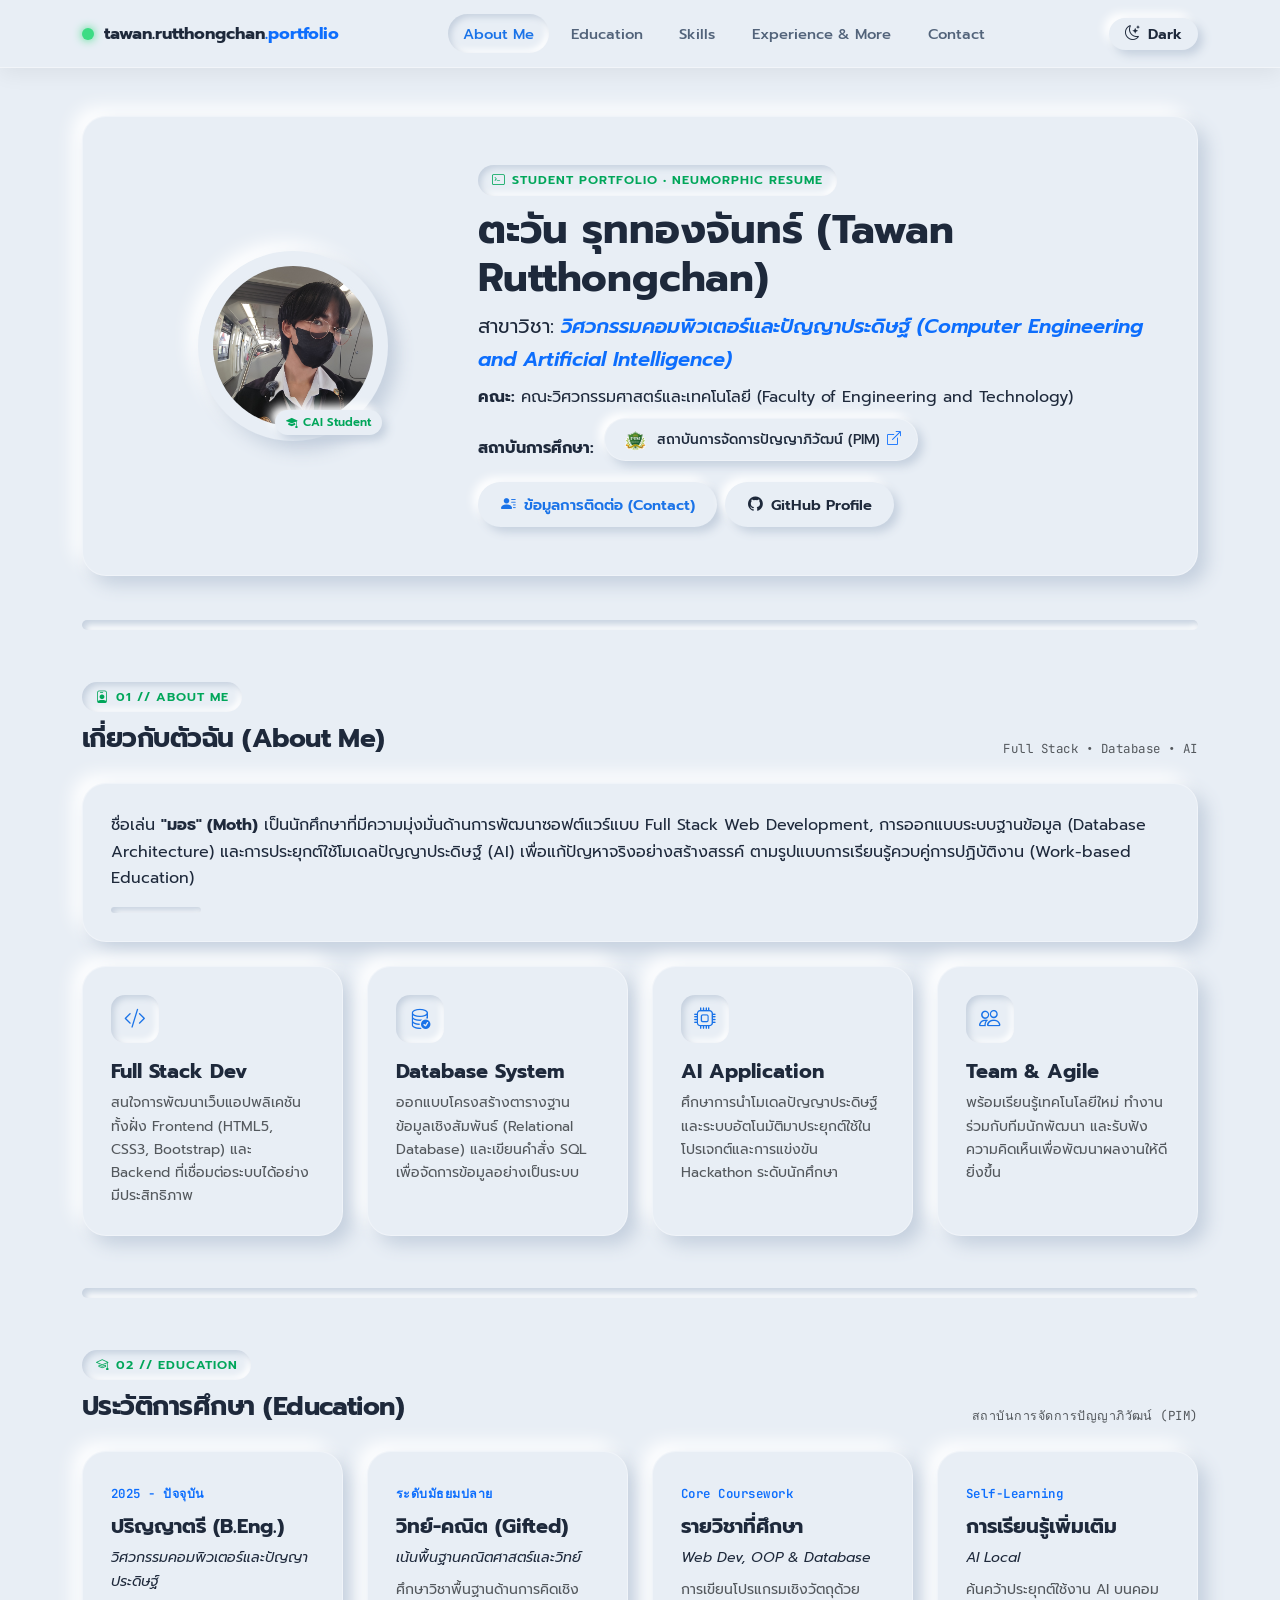
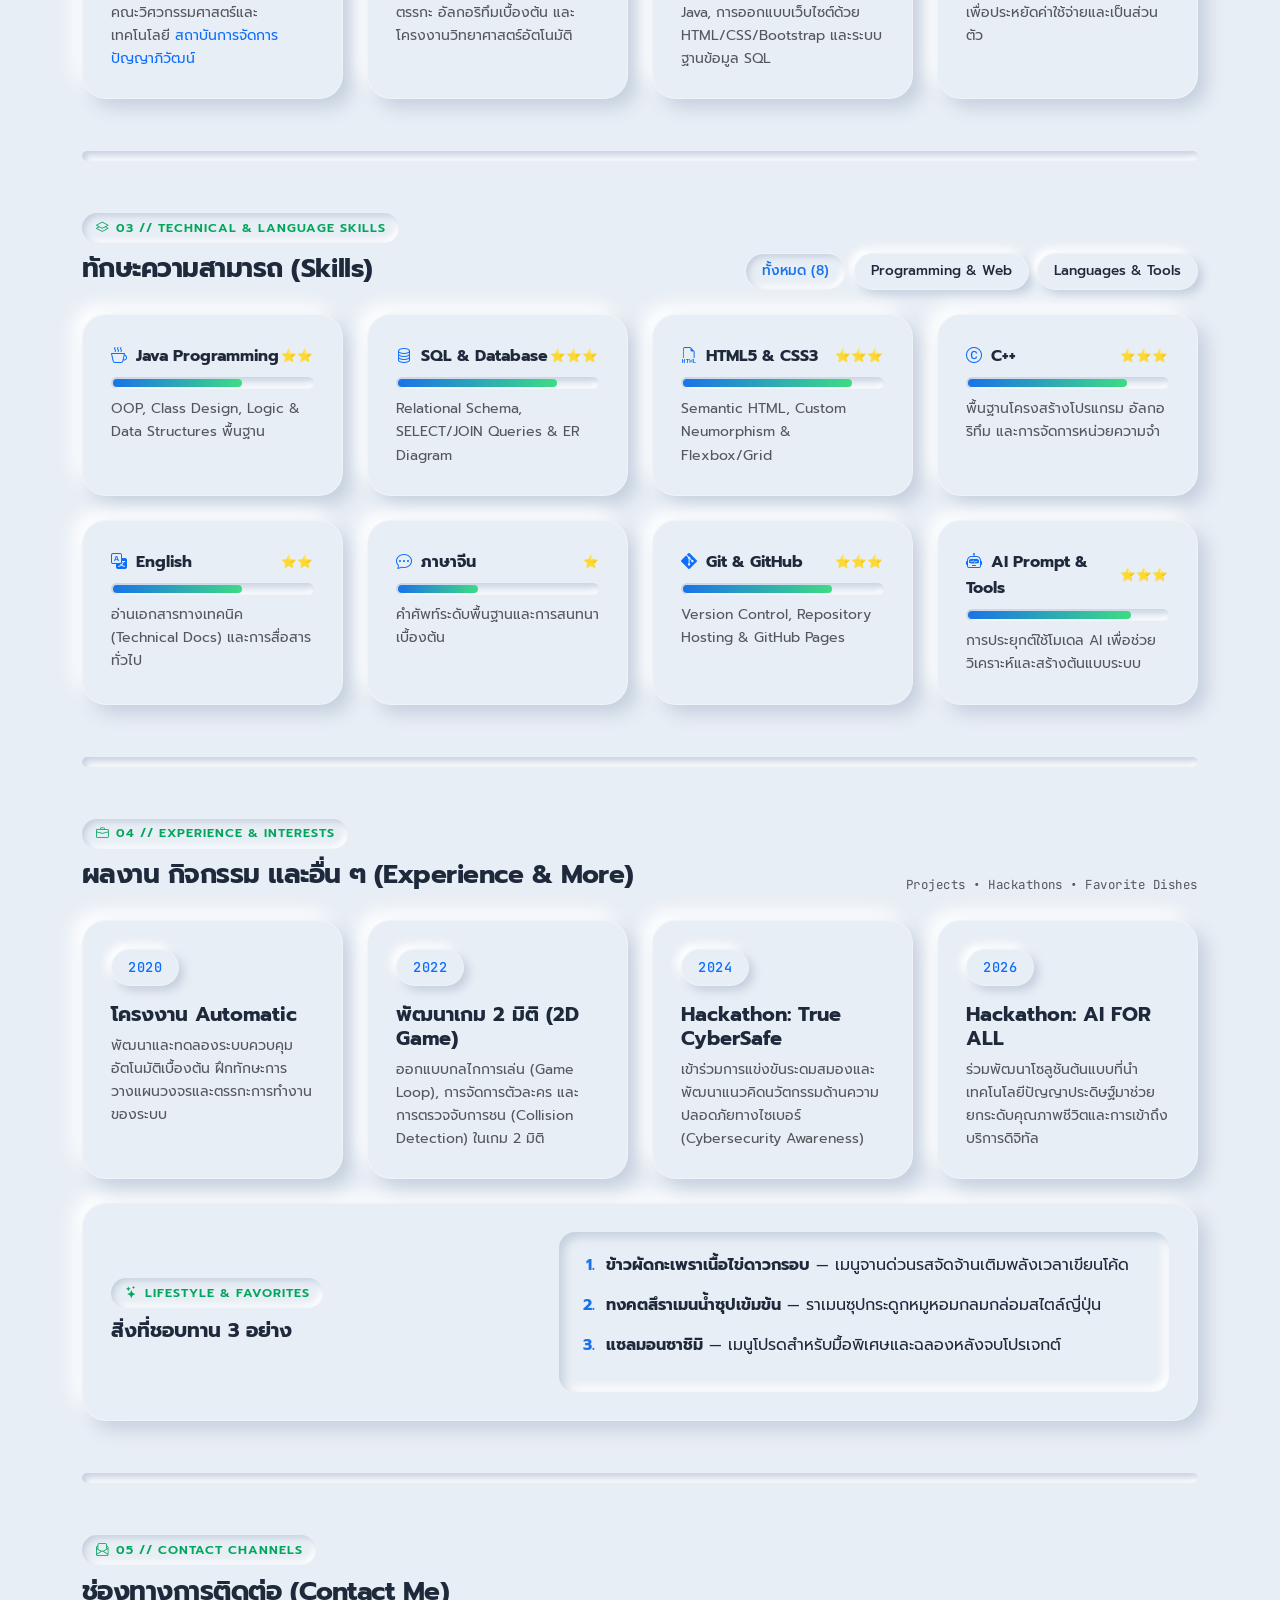
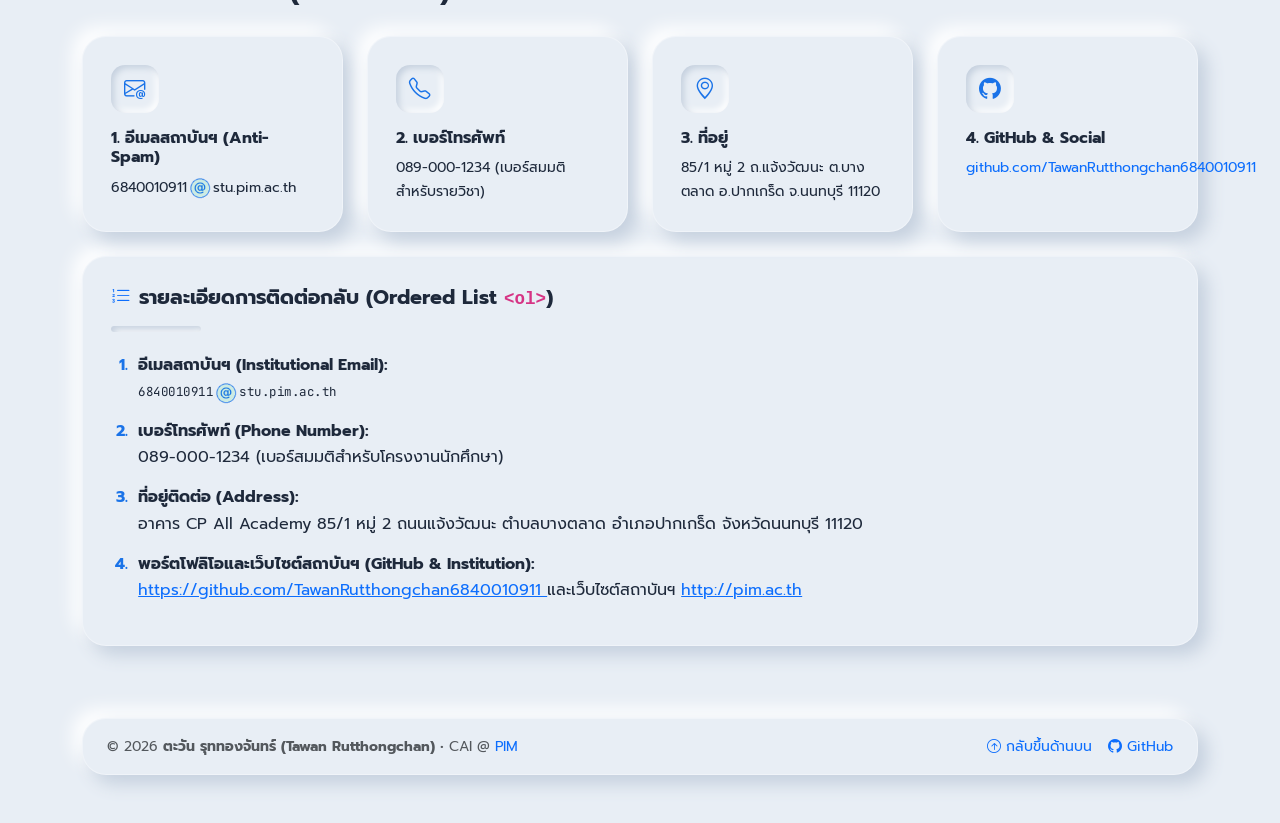
<file: index.html>
<!DOCTYPE html>
<html lang="th">
<head>
  <meta charset="UTF-8">
  <meta name="viewport" content="width=device-width, initial-scale=1.0">
  <meta name="description" content="Student Portfolio and Resume of Tawan Rutthongchan">
  <title>Resume - ตะวัน รุททองจันทร์ (Tawan Rutthongchan)</title>

  <link href="https://cdn.jsdelivr.net/npm/bootstrap@5.3.3/dist/css/bootstrap.min.css" rel="stylesheet">
  <link href="https://cdn.jsdelivr.net/npm/bootstrap-icons@1.11.3/font/bootstrap-icons.min.css" rel="stylesheet">
  <link href="https://fonts.googleapis.com/css2?family=JetBrains+Mono:wght@400;600&family=Prompt:ital,wght@0,300;0,400;0,500;0,600;0,700;1,400&display=swap" rel="stylesheet">
  <link rel="stylesheet" href="styles.css">
</head>
<body>

  <!-- Requirement 9 & 10: Responsive Toggle Navbar with Hamburger & Anchor Links -->
  <nav class="navbar navbar-expand-lg navbar-neu sticky-top" aria-label="Main Navigation">
    <div class="container">
      <a class="navbar-brand-pill" href="#hero">
        <span class="status-dot"></span>
        <span>tawan.rutthongchan<span class="text-primary">.portfolio</span></span>
      </a>

      <div class="d-flex align-items-center gap-2 order-lg-3">
        <button type="button" id="themeToggleBtn" class="neu-btn py-1 px-3" aria-label="สลับโหมดสี">
          <i class="bi bi-moon-stars" id="themeIcon"></i>
          <span class="d-none d-sm-inline" id="themeText">Dark</span>
        </button>
        <button class="navbar-toggler navbar-toggler-neu" type="button" data-bs-toggle="collapse" data-bs-target="#resumeNavbar" aria-controls="resumeNavbar" aria-expanded="false" aria-label="Toggle navigation">
          <i class="bi bi-list fs-4"></i>
        </button>
      </div>

      <div class="collapse navbar-collapse justify-content-center order-lg-2" id="resumeNavbar">
        <ul class="navbar-nav align-items-lg-center py-2 py-lg-0">
          <li class="nav-item">
            <a class="nav-link nav-link-neu active" href="#about">About Me</a>
          </li>
          <li class="nav-item">
            <a class="nav-link nav-link-neu" href="#education">Education</a>
          </li>
          <li class="nav-item">
            <a class="nav-link nav-link-neu" href="#skills">Skills</a>
          </li>
          <li class="nav-item">
            <a class="nav-link nav-link-neu" href="#experience">Experience &amp; More</a>
          </li>
          <li class="nav-item">
            <a class="nav-link nav-link-neu" href="#contact">Contact</a>
          </li>
        </ul>
      </div>
    </div>
  </nav>

  <main class="container py-4 py-md-5">

    <!-- HERO PROFILE SECTION (Requirements 1-6) -->
    <header id="hero" class="neu-card p-4 p-md-5">
      <div class="row align-items-center g-4">
        <div class="col-12 col-md-4 text-center">
          <div class="profile-avatar-wrap">
            <img src="T22342.jpg" alt="รูปโปรไฟล์ ตะวัน รุททองจันทร์" class="profile-avatar-img">
            <span class="status-chip">
              <i class="bi bi-mortarboard-fill"></i> CAI Student
            </span>
          </div>
        </div>

        <div class="col-12 col-md-8 text-center text-md-start">
          <div class="section-eyebrow">
            <i class="bi bi-terminal"></i> Student Portfolio &bull; Neumorphic Resume
          </div>

          <h1 class="display-6 fw-bold mb-2">ตะวัน รุททองจันทร์ (Tawan Rutthongchan)</h1>

          <p class="fs-5 mb-2">
            สาขาวิชา: <em class="fw-semibold text-primary">วิศวกรรมคอมพิวเตอร์และปัญญาประดิษฐ์ (Computer Engineering and Artificial Intelligence)</em>
          </p>

          <p class="mb-2">
            <strong>คณะ:</strong> คณะวิศวกรรมศาสตร์และเทคโนโลยี (Faculty of Engineering and Technology)
          </p>

          <p class="mb-3">
            <strong>สถาบันการศึกษา:</strong>
            <a href="http://pim.ac.th" target="_blank" rel="noopener noreferrer" class="neu-pill ms-1">
              <img src="PIM.png" alt="PIM Logo" class="inst-logo">
              <span>สถาบันการจัดการปัญญาภิวัฒน์ (PIM)</span>
              <i class="bi bi-box-arrow-up-right text-primary"></i>
            </a>
          </p>

          <div class="d-flex flex-wrap justify-content-center justify-content-md-start gap-2 pt-1">
            <a href="#contact" class="neu-btn neu-btn-primary">
              <i class="bi bi-person-lines-fill"></i> ข้อมูลการติดต่อ (Contact)
            </a>
            <a href="https://github.com/TawanRutthongchan6840010911" target="_blank" rel="noopener noreferrer" class="neu-btn">
              <i class="bi bi-github"></i> GitHub Profile
            </a>
          </div>
        </div>
      </div>
    </header>

    <hr class="neu-hr">

    <!-- SECTION 1: ABOUT ME -->
    <section id="about" class="py-2">
      <div class="d-flex flex-column flex-md-row justify-content-between align-items-md-end mb-4">
        <div>
          <span class="section-eyebrow"><i class="bi bi-person-badge"></i> 01 // About Me</span>
          <h2 class="section-title">เกี่ยวกับตัวฉัน (About Me)</h2>
        </div>
        <span class="mono-tag text-muted">Full Stack &bull; Database &bull; AI</span>
      </div>

      <div class="neu-card mb-4">
        <p class="mb-2">
          ชื่อเล่น <strong>"มอธ" (Moth)</strong> เป็นนักศึกษาที่มีความมุ่งมั่นด้านการพัฒนาซอฟต์แวร์แบบ Full Stack Web Development, การออกแบบระบบฐานข้อมูล (Database Architecture) และการประยุกต์ใช้โมเดลปัญญาประดิษฐ์ (AI) เพื่อแก้ปัญหาจริงอย่างสร้างสรรค์
          ตามรูปแบบการเรียนรู้ควบคู่การปฏิบัติงาน (Work-based Education)
        </p>
        <hr class="neu-hr-sub mb-0">
      </div>

      <div class="row row-cols-1 row-cols-md-2 row-cols-lg-4 g-4">
        <div class="col">
          <div class="neu-card neu-card-interactive h-100">
            <div class="neu-icon-box mb-3">
              <i class="bi bi-code-slash"></i>
            </div>
            <h3 class="h5 fw-bold">Full Stack Dev</h3>
            <p class="small text-muted mb-0">
              สนใจการพัฒนาเว็บแอปพลิเคชันทั้งฝั่ง Frontend (HTML5, CSS3, Bootstrap) และ Backend ที่เชื่อมต่อระบบได้อย่างมีประสิทธิภาพ
            </p>
          </div>
        </div>

        <div class="col">
          <div class="neu-card neu-card-interactive h-100">
            <div class="neu-icon-box mb-3">
              <i class="bi bi-database-check"></i>
            </div>
            <h3 class="h5 fw-bold">Database System</h3>
            <p class="small text-muted mb-0">
              ออกแบบโครงสร้างตารางฐานข้อมูลเชิงสัมพันธ์ (Relational Database) และเขียนคำสั่ง SQL เพื่อจัดการข้อมูลอย่างเป็นระบบ
            </p>
          </div>
        </div>

        <div class="col">
          <div class="neu-card neu-card-interactive h-100">
            <div class="neu-icon-box mb-3">
              <i class="bi bi-cpu"></i>
            </div>
            <h3 class="h5 fw-bold">AI Application</h3>
            <p class="small text-muted mb-0">
              ศึกษาการนำโมเดลปัญญาประดิษฐ์และระบบอัตโนมัติมาประยุกต์ใช้ในโปรเจกต์และการแข่งขัน Hackathon ระดับนักศึกษา
            </p>
          </div>
        </div>

        <div class="col">
          <div class="neu-card neu-card-interactive h-100">
            <div class="neu-icon-box mb-3">
              <i class="bi bi-people"></i>
            </div>
            <h3 class="h5 fw-bold">Team &amp; Agile</h3>
            <p class="small text-muted mb-0">
              พร้อมเรียนรู้เทคโนโลยีใหม่ ทำงานร่วมกับทีมนักพัฒนา และรับฟังความคิดเห็นเพื่อพัฒนาผลงานให้ดียิ่งขึ้น
            </p>
          </div>
        </div>
      </div>
    </section>

    <hr class="neu-hr">

    <!-- SECTION 2: EDUCATION -->
    <section id="education" class="py-2">
      <div class="d-flex flex-column flex-md-row justify-content-between align-items-md-end mb-4">
        <div>
          <span class="section-eyebrow"><i class="bi bi-mortarboard"></i> 02 // Education</span>
          <h2 class="section-title">ประวัติการศึกษา (Education)</h2>
        </div>
        <span class="mono-tag text-muted">สถาบันการจัดการปัญญาภิวัฒน์ (PIM)</span>
      </div>

      <div class="row row-cols-1 row-cols-md-2 row-cols-lg-4 g-4">
        <div class="col">
          <div class="neu-card neu-card-interactive h-100">
            <span class="mono-tag text-primary fw-semibold">2025 - ปัจจุบัน</span>
            <h3 class="h5 fw-bold mt-2">ปริญญาตรี (B.Eng.)</h3>
            <p class="small mb-2">
              <em>วิศวกรรมคอมพิวเตอร์และปัญญาประดิษฐ์</em>
            </p>
            <p class="small text-muted mb-0">
              คณะวิศวกรรมศาสตร์และเทคโนโลยี <a href="http://pim.ac.th" target="_blank" rel="noopener noreferrer" class="text-decoration-none">สถาบันการจัดการปัญญาภิวัฒน์</a>
            </p>
          </div>
        </div>

        <div class="col">
          <div class="neu-card neu-card-interactive h-100">
            <span class="mono-tag text-primary fw-semibold">ระดับมัธยมปลาย</span>
            <h3 class="h5 fw-bold mt-2">วิทย์-คณิต (Gifted)</h3>
            <p class="small mb-2">
              <em>เน้นพื้นฐานคณิตศาสตร์และวิทย์</em>
            </p>
            <p class="small text-muted mb-0">
              ศึกษาวิชาพื้นฐานด้านการคิดเชิงตรรกะ อัลกอริทึมเบื้องต้น และโครงงานวิทยาศาสตร์อัตโนมัติ
            </p>
          </div>
        </div>

        <div class="col">
          <div class="neu-card neu-card-interactive h-100">
            <span class="mono-tag text-primary fw-semibold">Core Coursework</span>
            <h3 class="h5 fw-bold mt-2">รายวิชาที่ศึกษา</h3>
            <p class="small mb-2">
              <em>Web Dev, OOP &amp; Database</em>
            </p>
            <p class="small text-muted mb-0">
              การเขียนโปรแกรมเชิงวัตถุด้วย Java, การออกแบบเว็บไซต์ด้วย HTML/CSS/Bootstrap และระบบฐานข้อมูล SQL
            </p>
          </div>
        </div>

        <div class="col">
          <div class="neu-card neu-card-interactive h-100">
            <span class="mono-tag text-primary fw-semibold">Self-Learning</span>
            <h3 class="h5 fw-bold mt-2">การเรียนรู้เพิ่มเติม</h3>
            <p class="small mb-2">
              <em>AI Local</em>
            </p>
            <p class="small text-muted mb-0">
              ค้นคว้าประยุกต์ใช้งาน AI บนคอม เพื่อประหยัดค่าใช้จ่ายและเป็นส่วนตัว
            </p>
          </div>
        </div>
      </div>
    </section>

    <hr class="neu-hr">

    <!-- SECTION 3: SKILLS -->
    <section id="skills" class="py-2">
      <div class="d-flex flex-column flex-md-row justify-content-between align-items-md-end mb-4">
        <div>
          <span class="section-eyebrow"><i class="bi bi-layers"></i> 03 // Technical &amp; Language Skills</span>
          <h2 class="section-title">ทักษะความสามารถ (Skills)</h2>
        </div>
        <div class="d-flex gap-2 mt-2 mt-md-0" role="group" aria-label="Skill Filter">
          <button type="button" class="neu-pill skill-filter-btn active" data-filter="all">ทั้งหมด (8)</button>
          <button type="button" class="neu-pill skill-filter-btn" data-filter="tech">Programming &amp; Web</button>
          <button type="button" class="neu-pill skill-filter-btn" data-filter="lang">Languages &amp; Tools</button>
        </div>
      </div>

      <div class="row row-cols-1 row-cols-md-2 row-cols-lg-4 g-4" id="skillsGrid">
        <div class="col skill-item" data-category="tech">
          <div class="neu-card neu-card-interactive h-100">
            <div class="d-flex justify-content-between align-items-center mb-2">
              <span class="fw-bold"><i class="bi bi-cup-hot text-primary me-1"></i> Java Programming</span>
              <span class="mono-tag">⭐⭐</span>
            </div>
            <div class="neu-progress mb-2">
              <div class="neu-progress-bar" style="width: 65%;"></div>
            </div>
            <p class="small text-muted mb-0">OOP, Class Design, Logic &amp; Data Structures พื้นฐาน</p>
          </div>
        </div>

        <div class="col skill-item" data-category="tech">
          <div class="neu-card neu-card-interactive h-100">
            <div class="d-flex justify-content-between align-items-center mb-2">
              <span class="fw-bold"><i class="bi bi-database text-primary me-1"></i> SQL &amp; Database</span>
              <span class="mono-tag">⭐⭐⭐</span>
            </div>
            <div class="neu-progress mb-2">
              <div class="neu-progress-bar" style="width: 80%;"></div>
            </div>
            <p class="small text-muted mb-0">Relational Schema, SELECT/JOIN Queries &amp; ER Diagram</p>
          </div>
        </div>

        <div class="col skill-item" data-category="tech">
          <div class="neu-card neu-card-interactive h-100">
            <div class="d-flex justify-content-between align-items-center mb-2">
              <span class="fw-bold"><i class="bi bi-filetype-html text-primary me-1"></i> HTML5 &amp; CSS3</span>
              <span class="mono-tag">⭐⭐⭐</span>
            </div>
            <div class="neu-progress mb-2">
              <div class="neu-progress-bar" style="width: 85%;"></div>
            </div>
            <p class="small text-muted mb-0">Semantic HTML, Custom Neumorphism &amp; Flexbox/Grid</p>
          </div>
        </div>

        <div class="col skill-item" data-category="tech">
          <div class="neu-card neu-card-interactive h-100">
            <div class="d-flex justify-content-between align-items-center mb-2">
              <span class="fw-bold"><i class="bi bi-c-circle text-primary me-1"></i> C++</span>
              <span class="mono-tag">⭐⭐⭐</span>
            </div>
            <div class="neu-progress mb-2">
              <div class="neu-progress-bar" style="width: 80%;"></div>
            </div>
            <p class="small text-muted mb-0">พื้นฐานโครงสร้างโปรแกรม อัลกอริทึม และการจัดการหน่วยความจำ</p>
          </div>
        </div>

        <div class="col skill-item" data-category="lang">
          <div class="neu-card neu-card-interactive h-100">
            <div class="d-flex justify-content-between align-items-center mb-2">
              <span class="fw-bold"><i class="bi bi-translate text-primary me-1"></i> English</span>
              <span class="mono-tag">⭐⭐</span>
            </div>
            <div class="neu-progress mb-2">
              <div class="neu-progress-bar" style="width: 65%;"></div>
            </div>
            <p class="small text-muted mb-0">อ่านเอกสารทางเทคนิค (Technical Docs) และการสื่อสารทั่วไป</p>
          </div>
        </div>

        <div class="col skill-item" data-category="lang">
          <div class="neu-card neu-card-interactive h-100">
            <div class="d-flex justify-content-between align-items-center mb-2">
              <span class="fw-bold"><i class="bi bi-chat-dots text-primary me-1"></i> ภาษาจีน</span>
              <span class="mono-tag">⭐</span>
            </div>
            <div class="neu-progress mb-2">
              <div class="neu-progress-bar" style="width: 40%;"></div>
            </div>
            <p class="small text-muted mb-0">คำศัพท์ระดับพื้นฐานและการสนทนาเบื้องต้น</p>
          </div>
        </div>

        <div class="col skill-item" data-category="lang">
          <div class="neu-card neu-card-interactive h-100">
            <div class="d-flex justify-content-between align-items-center mb-2">
              <span class="fw-bold"><i class="bi bi-git text-primary me-1"></i> Git &amp; GitHub</span>
              <span class="mono-tag">⭐⭐⭐</span>
            </div>
            <div class="neu-progress mb-2">
              <div class="neu-progress-bar" style="width: 75%;"></div>
            </div>
            <p class="small text-muted mb-0">Version Control, Repository Hosting &amp; GitHub Pages</p>
          </div>
        </div>

        <div class="col skill-item" data-category="lang">
          <div class="neu-card neu-card-interactive h-100">
            <div class="d-flex justify-content-between align-items-center mb-2">
              <span class="fw-bold"><i class="bi bi-robot text-primary me-1"></i> AI Prompt &amp; Tools</span>
              <span class="mono-tag">⭐⭐⭐</span>
            </div>
            <div class="neu-progress mb-2">
              <div class="neu-progress-bar" style="width: 82%;"></div>
            </div>
            <p class="small text-muted mb-0">การประยุกต์ใช้โมเดล AI เพื่อช่วยวิเคราะห์และสร้างต้นแบบระบบ</p>
          </div>
        </div>
      </div>
    </section>

    <hr class="neu-hr">

    <!-- SECTION 4: WORK EXPERIENCE & OTHERS -->
    <section id="experience" class="py-2">
      <div class="d-flex flex-column flex-md-row justify-content-between align-items-md-end mb-4">
        <div>
          <span class="section-eyebrow"><i class="bi bi-briefcase"></i> 04 // Experience &amp; Interests</span>
          <h2 class="section-title">ผลงาน กิจกรรม และอื่น ๆ (Experience &amp; More)</h2>
        </div>
        <span class="mono-tag text-muted">Projects &bull; Hackathons &bull; Favorite Dishes</span>
      </div>

      <div class="row row-cols-1 row-cols-md-2 row-cols-lg-4 g-4 mb-4">
        <div class="col">
          <div class="neu-card neu-card-interactive h-100">
            <span class="neu-pill mb-3 mono-tag text-primary">2020</span>
            <h3 class="h5 fw-bold">โครงงาน Automatic</h3>
            <p class="small text-muted mb-0">
              พัฒนาและทดลองระบบควบคุมอัตโนมัติเบื้องต้น ฝึกทักษะการวางแผนวงจรและตรรกะการทำงานของระบบ
            </p>
          </div>
        </div>

        <div class="col">
          <div class="neu-card neu-card-interactive h-100">
            <span class="neu-pill mb-3 mono-tag text-primary">2022</span>
            <h3 class="h5 fw-bold">พัฒนาเกม 2 มิติ (2D Game)</h3>
            <p class="small text-muted mb-0">
              ออกแบบกลไกการเล่น (Game Loop), การจัดการตัวละคร และการตรวจจับการชน (Collision Detection) ในเกม 2 มิติ
            </p>
          </div>
        </div>

        <div class="col">
          <div class="neu-card neu-card-interactive h-100">
            <span class="neu-pill mb-3 mono-tag text-primary">2024</span>
            <h3 class="h5 fw-bold">Hackathon: True CyberSafe</h3>
            <p class="small text-muted mb-0">
              เข้าร่วมการแข่งขันระดมสมองและพัฒนาแนวคิดนวัตกรรมด้านความปลอดภัยทางไซเบอร์ (Cybersecurity Awareness)
            </p>
          </div>
        </div>

        <div class="col">
          <div class="neu-card neu-card-interactive h-100">
            <span class="neu-pill mb-3 mono-tag text-primary">2026</span>
            <h3 class="h5 fw-bold">Hackathon: AI FOR ALL</h3>
            <p class="small text-muted mb-0">
              ร่วมพัฒนาโซลูชันต้นแบบที่นำเทคโนโลยีปัญญาประดิษฐ์มาช่วยยกระดับคุณภาพชีวิตและการเข้าถึงบริการดิจิทัล
            </p>
          </div>
        </div>
      </div>

      <div class="neu-card">
        <div class="row align-items-center g-3">
          <div class="col-12 col-md-5">
            <span class="section-eyebrow"><i class="bi bi-stars"></i> Lifestyle &amp; Favorites</span>
            <h3 class="h5 fw-bold mb-1">สิ่งที่ชอบทาน 3 อย่าง</h3>
          </div>
          <div class="col-12 col-md-7">
            <div class="neu-inset">
              <ol class="neu-contact-ol mb-0">
                <li><strong>ข้าวผัดกะเพราเนื้อไข่ดาวกรอบ</strong> — เมนูจานด่วนรสจัดจ้านเติมพลังเวลาเขียนโค้ด</li>
                <li><strong>ทงคตสึราเมนน้ำซุปเข้มข้น</strong> — ราเมนซุปกระดูกหมูหอมกลมกล่อมสไตล์ญี่ปุ่น</li>
                <li><strong>แซลมอนซาชิมิ</strong> — เมนูโปรดสำหรับมื้อพิเศษและฉลองหลังจบโปรเจกต์</li>
              </ol>
            </div>
          </div>
        </div>
      </div>
    </section>

    <hr class="neu-hr">

    <!-- SECTION 5: CONTACT (Requirements 12-17, 100% Static Safe Without <form> Input Triggers) -->
    <section id="contact" class="py-2">
      <div class="d-flex flex-column flex-md-row justify-content-between align-items-md-end mb-4">
        <div>
          <span class="section-eyebrow"><i class="bi bi-envelope-paper"></i> 05 // Contact Channels</span>
          <h2 class="section-title">ช่องทางการติดต่อ (Contact Me)</h2>
        </div>
      </div>

      <div class="row row-cols-1 row-cols-md-2 row-cols-lg-4 g-4 mb-4">
        <div class="col">
          <div class="neu-card h-100">
            <div class="neu-icon-box mb-3"><i class="bi bi-envelope-at"></i></div>
            <h3 class="h6 fw-bold">1. อีเมลสถาบันฯ (Anti-Spam)</h3>
            <p class="small mb-0">
              6840010911<img src="at_symbol.png" alt="@" class="at-spam-guard">stu.pim.ac.th
            </p>
          </div>
        </div>

        <div class="col">
          <div class="neu-card h-100">
            <div class="neu-icon-box mb-3"><i class="bi bi-telephone"></i></div>
            <h3 class="h6 fw-bold">2. เบอร์โทรศัพท์</h3>
            <p class="small mb-0">089-000-1234 (เบอร์สมมติสำหรับรายวิชา)</p>
          </div>
        </div>

        <div class="col">
          <div class="neu-card h-100">
            <div class="neu-icon-box mb-3"><i class="bi bi-geo-alt"></i></div>
            <h3 class="h6 fw-bold">3. ที่อยู่</h3>
            <p class="small mb-0">85/1 หมู่ 2 ถ.แจ้งวัฒนะ ต.บางตลาด อ.ปากเกร็ด จ.นนทบุรี 11120</p>
          </div>
        </div>

        <div class="col">
          <div class="neu-card h-100">
            <div class="neu-icon-box mb-3"><i class="bi bi-github"></i></div>
            <h3 class="h6 fw-bold">4. GitHub &amp; Social</h3>
            <p class="small mb-0">
              <a href="https://github.com/TawanRutthongchan6840010911" target="_blank" rel="noopener noreferrer" class="text-decoration-none">github.com/TawanRutthongchan6840010911</a>
            </p>
          </div>
        </div>
      </div>

      <div class="neu-card">
        <h3 class="h5 fw-bold mb-3">
          <i class="bi bi-list-ol text-primary me-2"></i>รายละเอียดการติดต่อกลับ (Ordered List <code>&lt;ol&gt;</code>)
        </h3>
        <hr class="neu-hr-sub">

        <ol class="neu-contact-ol">
          <li>
            <strong>อีเมลสถาบันฯ (Institutional Email):</strong><br>
            <span class="mono-tag">
              6840010911<img src="at_symbol.png" alt="สัญลักษณ์ @" title="ใช้รูปภาพแทน @ เพื่อป้องกันสแปม" class="at-spam-guard">stu.pim.ac.th
            </span>
          </li>

          <li>
            <strong>เบอร์โทรศัพท์ (Phone Number):</strong><br>
            <span>089-000-1234 (เบอร์สมมติสำหรับโครงงานนักศึกษา)</span>
          </li>

          <li>
            <strong>ที่อยู่ติดต่อ (Address):</strong><br>
            <span>อาคาร CP All Academy 85/1 หมู่ 2 ถนนแจ้งวัฒนะ ตำบลบางตลาด อำเภอปากเกร็ด จังหวัดนนทบุรี 11120</span>
          </li>

          <li>
            <strong>พอร์ตโฟลิโอและเว็บไซต์สถาบันฯ (GitHub &amp; Institution):</strong><br>
            <a href="https://github.com/TawanRutthongchan6840010911" target="_blank" rel="noopener noreferrer">
              https://github.com/TawanRutthongchan6840010911
            </a>
            และเว็บไซต์สถาบันฯ <a href="http://pim.ac.th" target="_blank" rel="noopener noreferrer">http://pim.ac.th</a>
          </li>
        </ol>
      </div>
    </section>

  </main>

  <footer class="container pb-5 pt-3 text-center">
    <div class="neu-card py-3 px-4 d-flex flex-column flex-sm-row justify-content-between align-items-center gap-2">
      <div class="small text-muted">
        &copy; 2026 <strong>ตะวัน รุททองจันทร์ (Tawan Rutthongchan)</strong> &bull; CAI @ <a href="http://pim.ac.th" target="_blank" rel="noopener noreferrer" class="text-decoration-none">PIM</a>
      </div>
      <div class="d-flex gap-3 small">
        <a href="#hero" class="text-decoration-none"><i class="bi bi-arrow-up-circle"></i> กลับขึ้นด้านบน</a>
        <a href="https://github.com/TawanRutthongchan6840010911" target="_blank" rel="noopener noreferrer" class="text-decoration-none"><i class="bi bi-github"></i> GitHub</a>
      </div>
    </div>
  </footer>

  <script src="https://cdn.jsdelivr.net/npm/bootstrap@5.3.3/dist/js/bootstrap.bundle.min.js"></script>
  <script src="script.js"></script>
</body>
</html>
</file>
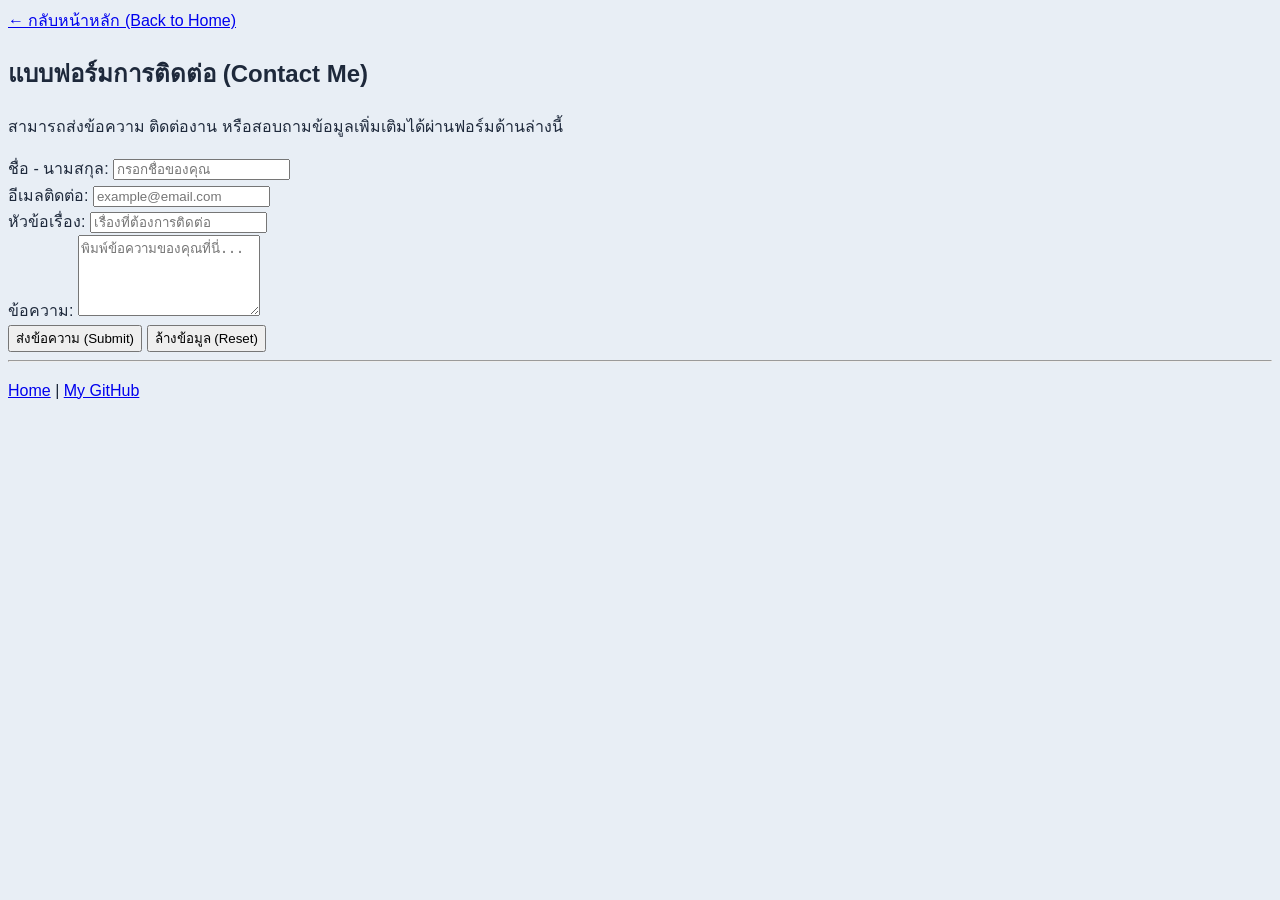
<file: contact.html>
<!DOCTYPE html>
<html lang="th">
<head>
  <meta charset="UTF-8">
  <meta name="viewport" content="width=device-width, initial-scale=1.0">
  <title>Contact Me - Tawan Rutthongchan</title>
  <link rel="stylesheet" href="styles.css">

</head>
<body>

  <div class="container">
    
    <div class="back-link-box">
      <a href="index.html" class="back-link">← กลับหน้าหลัก (Back to Home)</a>
    </div>

    <h2>แบบฟอร์มการติดต่อ (Contact Me)</h2>
    <p class="sub-text">สามารถส่งข้อความ ติดต่องาน หรือสอบถามข้อมูลเพิ่มเติมได้ผ่านฟอร์มด้านล่างนี้</p>

    <form action="#" method="post" class="contact-form">
      <div class="form-group">
        <label for="name">ชื่อ - นามสกุล:</label>
        <input type="text" id="name" name="name" placeholder="กรอกชื่อของคุณ" required>
      </div>

      <div class="form-group">
        <label for="email">อีเมลติดต่อ:</label>
        <input type="email" id="email" name="email" placeholder="example@email.com" required>
      </div>

      <div class="form-group">
        <label for="subject">หัวข้อเรื่อง:</label>
        <input type="text" id="subject" name="subject" placeholder="เรื่องที่ต้องการติดต่อ" required>
      </div>

      <div class="form-group">
        <label for="message">ข้อความ:</label>
        <textarea id="message" name="message" rows="5" placeholder="พิมพ์ข้อความของคุณที่นี่..." required></textarea>
      </div>

      <div class="form-btn-group">
        <button type="submit" class="btn">ส่งข้อความ (Submit)</button>
        <button type="reset" class="btn btn-secondary">ล้างข้อมูล (Reset)</button>
      </div>
    </form>

    <hr class="divider">

    <footer>
      <p>
        <a href="index.html">Home</a> | 
        <a href="https://github.com/TawanRutthongchan6840010911" target="_blank">My GitHub</a>
      </p>
    </footer>

  </div>

</body>
</html>
</file>
<file: styles.css>
:root {
  --bg-surface: #e8eef5;
  --text-main: #1e293b;
  --text-muted: #52637a;
  --accent-teal: #00a65a;
  --accent-lime: #3ddc84;
  --accent-blue: #1a73e8;
  --shadow-light: #ffffff;
  --shadow-dark: #c5d0de;
  --neu-outset: 9px 9px 18px var(--shadow-dark), -9px -9px 18px var(--shadow-light);
  --neu-outset-sm: 5px 5px 10px var(--shadow-dark), -5px -5px 10px var(--shadow-light);
  --neu-inset: inset 5px 5px 10px var(--shadow-dark), inset -5px -5px 10px var(--shadow-light);
  --neu-inset-sm: inset 3px 3px 6px var(--shadow-dark), inset -3px -3px 6px var(--shadow-light);
  --radius-lg: 24px;
  --radius-md: 16px;
  --radius-pill: 999px;
}

body.dark-mode {
  --bg-surface: #1e242b;
  --text-main: #f1f5f9;
  --text-muted: #94a3b8;
  --accent-teal: #3ddc84;
  --accent-blue: #60a5fa;
  --shadow-light: #272f38;
  --shadow-dark: #15191e;
}

html {
  scroll-behavior: smooth;
  scroll-padding-top: 90px;
}

body {
  font-family: 'Prompt', -apple-system, BlinkMacSystemFont, "Segoe UI", Roboto, sans-serif;
  background-color: var(--bg-surface);
  color: var(--text-main);
  line-height: 1.65;
  transition: background-color 0.3s ease, color 0.3s ease;
  overflow-x: hidden;
}

.mono-tag {
  font-family: 'JetBrains Mono', monospace;
  font-size: 0.78rem;
  letter-spacing: 0.04em;
}

.neu-card {
  background-color: var(--bg-surface);
  border-radius: var(--radius-lg);
  box-shadow: var(--neu-outset);
  border: 1px solid rgba(255, 255, 255, 0.35);
  padding: 1.75rem;
  transition: transform 0.25s ease, box-shadow 0.25s ease;
}

body.dark-mode .neu-card {
  border-color: rgba(255, 255, 255, 0.05);
}

.neu-card-interactive:hover {
  transform: translateY(-4px);
}

.neu-inset {
  background-color: var(--bg-surface);
  border-radius: var(--radius-md);
  box-shadow: var(--neu-inset);
  padding: 1.25rem;
}

.neu-pill {
  background-color: var(--bg-surface);
  border-radius: var(--radius-pill);
  box-shadow: var(--neu-outset-sm);
  padding: 0.4rem 1rem;
  display: inline-flex;
  align-items: center;
  gap: 0.45rem;
  font-size: 0.85rem;
  font-weight: 500;
  color: var(--text-main);
  text-decoration: none;
  border: 1px solid rgba(255, 255, 255, 0.3);
  transition: all 0.2s ease;
}

.neu-pill:hover,
.neu-pill.active {
  box-shadow: var(--neu-inset-sm);
  color: var(--accent-blue);
}

.neu-btn {
  background-color: var(--bg-surface);
  border-radius: var(--radius-pill);
  box-shadow: var(--neu-outset-sm);
  padding: 0.65rem 1.4rem;
  font-weight: 600;
  font-size: 0.92rem;
  color: var(--text-main);
  border: none;
  display: inline-flex;
  align-items: center;
  gap: 0.5rem;
  cursor: pointer;
  text-decoration: none;
  transition: all 0.2s ease;
}

.neu-btn:hover {
  box-shadow: var(--neu-inset-sm);
  color: var(--accent-blue);
  transform: translateY(1px);
}

.neu-btn-primary {
  color: var(--accent-blue);
}

.neu-icon-box {
  width: 48px;
  height: 48px;
  border-radius: 14px;
  background-color: var(--bg-surface);
  box-shadow: var(--neu-inset-sm);
  display: inline-flex;
  align-items: center;
  justify-content: center;
  font-size: 1.35rem;
  color: var(--accent-blue);
  flex-shrink: 0;
}

.navbar-neu {
  background-color: var(--bg-surface);
  box-shadow: 0 6px 20px rgba(0, 0, 0, 0.06);
  border-bottom: 1px solid rgba(255, 255, 255, 0.4);
  padding: 0.75rem 0;
}

body.dark-mode .navbar-neu {
  border-bottom-color: rgba(255, 255, 255, 0.06);
}

.navbar-brand-pill {
  display: inline-flex;
  align-items: center;
  gap: 0.6rem;
  font-weight: 700;
  font-size: 1.05rem;
  color: var(--text-main);
  text-decoration: none;
}

.status-dot {
  width: 12px;
  height: 12px;
  border-radius: 50%;
  background: var(--accent-lime);
  box-shadow: 0 0 10px var(--accent-lime);
  display: inline-block;
}

.nav-link-neu {
  color: var(--text-muted) !important;
  font-weight: 500;
  font-size: 0.92rem;
  padding: 0.45rem 0.95rem !important;
  border-radius: var(--radius-pill);
  margin: 0.15rem 0.2rem;
  transition: all 0.2s ease;
}

.nav-link-neu:hover,
.nav-link-neu.active {
  color: var(--accent-blue) !important;
  box-shadow: var(--neu-inset-sm);
}

.navbar-toggler-neu {
  border: none !important;
  box-shadow: var(--neu-outset-sm);
  border-radius: 12px;
  padding: 0.45rem 0.7rem;
  background-color: var(--bg-surface);
  color: var(--text-main);
}

.navbar-toggler-neu:focus {
  box-shadow: var(--neu-inset-sm);
  outline: none;
}

.profile-avatar-wrap {
  width: 190px;
  height: 190px;
  border-radius: 50%;
  padding: 12px;
  background-color: var(--bg-surface);
  box-shadow: var(--neu-outset);
  display: inline-flex;
  align-items: center;
  justify-content: center;
  position: relative;
}

.profile-avatar-img {
  width: 100%;
  height: 100%;
  object-fit: cover;
  border-radius: 50%;
  box-shadow: var(--neu-inset-sm);
  border: 3px solid var(--bg-surface);
}

.status-chip {
  position: absolute;
  bottom: 6px;
  right: 6px;
  background-color: var(--bg-surface);
  box-shadow: var(--neu-outset-sm);
  border-radius: var(--radius-pill);
  padding: 0.2rem 0.65rem;
  font-size: 0.72rem;
  font-weight: 600;
  color: var(--accent-teal);
  display: inline-flex;
  align-items: center;
  gap: 0.35rem;
}

.inst-logo {
  width: 28px;
  height: 28px;
  object-fit: contain;
  border-radius: 6px;
}

hr.neu-hr {
  border: none;
  height: 10px;
  border-radius: var(--radius-pill);
  background-color: var(--bg-surface);
  box-shadow: var(--neu-inset-sm);
  margin: 2.75rem 0;
  opacity: 1;
}

hr.neu-hr-sub {
  border: none;
  height: 6px;
  width: 90px;
  border-radius: var(--radius-pill);
  background-color: var(--bg-surface);
  box-shadow: var(--neu-inset-sm);
  margin: 1rem 0 1.25rem 0;
  opacity: 1;
}

.section-eyebrow {
  display: inline-flex;
  align-items: center;
  gap: 0.45rem;
  font-size: 0.78rem;
  font-weight: 600;
  text-transform: uppercase;
  letter-spacing: 0.08em;
  color: var(--accent-teal);
  background-color: var(--bg-surface);
  box-shadow: var(--neu-inset-sm);
  padding: 0.3rem 0.85rem;
  border-radius: var(--radius-pill);
  margin-bottom: 0.65rem;
}

.section-title {
  font-size: 1.65rem;
  font-weight: 700;
  letter-spacing: -0.02em;
  margin-bottom: 0.3rem;
}

.neu-progress {
  height: 12px;
  border-radius: var(--radius-pill);
  background-color: var(--bg-surface);
  box-shadow: var(--neu-inset-sm);
  overflow: hidden;
  padding: 2px;
}

.neu-progress-bar {
  height: 100%;
  border-radius: var(--radius-pill);
  background: linear-gradient(90deg, var(--accent-blue), var(--accent-lime));
  transition: width 0.6s ease;
}

.at-spam-guard {
  width: 22px;
  height: 22px;
  vertical-align: middle;
  display: inline-block;
  margin: 0 2px;
}

ol.neu-contact-ol {
  padding-left: 1.35rem;
  margin-bottom: 0;
}

ol.neu-contact-ol li {
  margin-bottom: 0.85rem;
  padding-left: 0.35rem;
}

ol.neu-contact-ol li::marker {
  font-weight: 700;
  color: var(--accent-blue);
}
</file>
